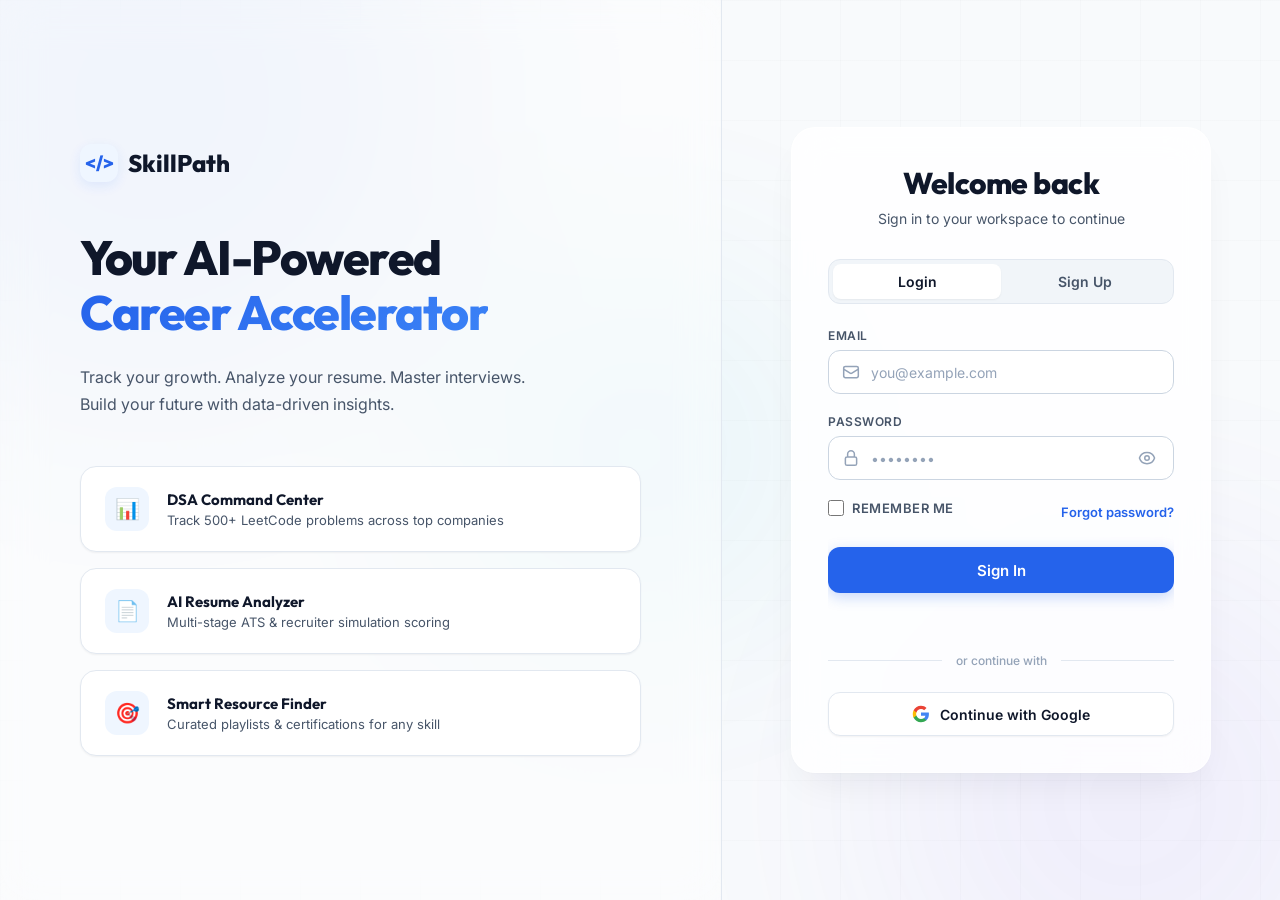
<file: static/login.html>
<!DOCTYPE html>
<html lang="en">
<head>
  <!-- Google tag (gtag.js) -->
  <script async src="https://www.googletagmanager.com/gtag/js?id=G-01N4B95WZ5"></script>
  <script>
    window.dataLayer = window.dataLayer || [];
    function gtag(){dataLayer.push(arguments);}
    gtag('js', new Date());

    gtag('config', 'G-01N4B95WZ5');
  </script>
  <meta charset="UTF-8" />
  <meta name="viewport" content="width=device-width, initial-scale=1.0" />
  <title>Login — SkillPath</title>
  <link rel="preconnect" href="https://fonts.googleapis.com" />
  <link href="https://fonts.googleapis.com/css2?family=Inter:wght@300;400;500;600;700;800&family=Outfit:wght@400;500;600;700;800&display=swap" rel="stylesheet" />
  <style>
    *, *::before, *::after { box-sizing: border-box; margin: 0; padding: 0; }

    :root {
      --bg-main:      #f8fafc;
      --bg-sidebar:   #ffffff;
      --bg-card:      #ffffff;
      --text-main:    #0f172a;
      --text-sub:     #475569;
      --text-muted:   #94a3b8;
      --primary:      #2563eb;
      --primary-hover:#1d4ed8;
      --primary-light:#eff6ff;
      --border:       #e2e8f0;
      --border-focus: #3b82f6;
      --success:      #10b981;
      --danger:       #ef4444;
      
      --radius-md:    12px;
      --radius-lg:    16px;
      --radius-xl:    24px;
      
      --shadow-sm:    0 1px 2px 0 rgba(0, 0, 0, 0.05);
      --shadow-md:    0 4px 6px -1px rgba(0, 0, 0, 0.05), 0 2px 4px -2px rgba(0, 0, 0, 0.05);
      --shadow-card:  0 10px 25px -5px rgba(15, 23, 42, 0.08), 0 8px 16px -6px rgba(15, 23, 42, 0.04);
      --shadow-button: 0 4px 14px 0 rgba(37, 99, 235, 0.25);
      
      --smooth:       cubic-bezier(0.16, 1, 0.3, 1);
    }

    html, body { height: 100%; font-family: 'Inter', sans-serif; background: var(--bg-main); color: var(--text-main); overflow: hidden; }

    /* ── Background ── */
    .bg-canvas {
      position: fixed; inset: 0; overflow: hidden; z-index: 0;
    }
    .blob {
      position: absolute; border-radius: 50%; filter: blur(120px); opacity: 0.07;
      animation: drift 15s ease-in-out infinite alternate;
    }
    .blob-1 { width: 600px; height: 600px; background: var(--primary); top: -200px; left: -150px; animation-delay: 0s; }
    .blob-2 { width: 500px; height: 500px; background: #8b5cf6; bottom: -150px; right: -100px; animation-delay: -5s; }
    .blob-3 { width: 350px; height: 350px; background: #06b6d4; top: 50%; left: 50%; transform: translate(-50%,-50%); animation-delay: -10s; }

    @keyframes drift {
      0%   { transform: translate(0, 0) scale(1); }
      100% { transform: translate(60px, 40px) scale(1.1); }
    }

    .grid-overlay {
      position: fixed; inset: 0; z-index: 0; pointer-events: none;
      background-image:
        linear-gradient(rgba(15, 23, 42, 0.015) 1px, transparent 1px),
        linear-gradient(90deg, rgba(15, 23, 42, 0.015) 1px, transparent 1px);
      background-size: 60px 60px;
    }

    /* ── Layout ── */
    .page {
      position: relative; z-index: 1;
      display: flex; height: 100vh;
    }

    /* ── Left Panel ── */
    .brand-panel {
      display: none;
      flex: 1.1; flex-direction: column; justify-content: center; padding: 80px;
      border-right: 1px solid var(--border);
      background: rgba(255, 255, 255, 0.4);
      backdrop-filter: blur(20px);
      animation: slideInLeft 0.8s cubic-bezier(.22,1,.36,1) both;
    }
    @media (min-width: 1024px) { .brand-panel { display: flex; } }

    @keyframes slideInLeft {
      from { opacity: 0; transform: translateX(-40px); }
      to   { opacity: 1; transform: translateX(0); }
    }

    .brand-logo {
      display: flex; align-items: center; gap: 10px; margin-bottom: 48px;
    }
    .logo-icon {
      font-family: 'Outfit', sans-serif;
      font-size: 1.2rem;
      font-weight: 800;
      color: var(--primary);
      background: var(--primary-light);
      width: 38px;
      height: 38px;
      display: flex;
      align-items: center;
      justify-content: center;
      border-radius: var(--radius-md);
      box-shadow: 0 4px 12px rgba(37,99,235,0.1);
    }
    .logo-name { font-family: 'Outfit', sans-serif; font-size: 24px; font-weight: 800; color: var(--text-main); }

    .brand-headline {
      font-family: 'Outfit', sans-serif;
      font-size: clamp(36px, 3.8vw, 48px);
      font-weight: 800; line-height: 1.15;
      letter-spacing: -1.5px; margin-bottom: 24px;
      color: var(--text-main);
    }
    .brand-headline span {
      background: linear-gradient(135deg, var(--primary), #3b82f6);
      -webkit-background-clip: text; -webkit-text-fill-color: transparent;
      background-clip: text;
    }
    .brand-sub { font-size: 16px; color: var(--text-sub); line-height: 1.7; max-width: 460px; margin-bottom: 48px; }

    /* Feature cards */
    .feature-cards { display: flex; flex-direction: column; gap: 16px; }
    .feature-card {
      display: flex; align-items: center; gap: 18px;
      background: var(--bg-card); border: 1px solid var(--border);
      border-radius: var(--radius-lg); padding: 20px 24px;
      box-shadow: var(--shadow-sm);
      transform: translateX(-20px); opacity: 0;
      transition: transform 0.25s var(--smooth), box-shadow 0.25s var(--smooth);
      animation: slideCard 0.6s cubic-bezier(.22,1,.36,1) forwards;
    }
    .feature-card:hover {
      transform: translateY(-2px);
      box-shadow: var(--shadow-card);
    }
    .feature-card:nth-child(1) { animation-delay: 0.3s; }
    .feature-card:nth-child(2) { animation-delay: 0.45s; }
    .feature-card:nth-child(3) { animation-delay: 0.6s; }

    @keyframes slideCard {
      to { transform: translateX(0); opacity: 1; }
    }
    .feature-icon {
      font-size: 20px; flex-shrink: 0;
      width: 44px; height: 44px; border-radius: var(--radius-md);
      background: var(--primary-light); color: var(--primary);
      display: flex; align-items: center; justify-content: center;
    }
    .feature-text h4 { font-family: 'Outfit', sans-serif; font-size: 15px; font-weight: 700; color: var(--text-main); margin-bottom: 3px; }
    .feature-text p  { font-size: 13px; color: var(--text-sub); }

    /* ── Auth Panel ── */
    .auth-panel {
      display: flex; flex-direction: column; justify-content: center;
      align-items: center; flex: 1; padding: 40px 24px;
      animation: fadeUp 0.7s cubic-bezier(.22,1,.36,1) 0.1s both;
    }
    @keyframes fadeUp {
      from { opacity: 0; transform: translateY(20px); }
      to   { opacity: 1; transform: translateY(0); }
    }

    .auth-box {
      width: 100%;
      max-width: 420px;
      background: rgba(255, 255, 255, 0.82);
      backdrop-filter: blur(20px);
      -webkit-backdrop-filter: blur(20px);
      border: 1px solid rgba(255, 255, 255, 0.6);
      border-radius: var(--radius-xl);
      padding: 36px;
      box-shadow: 0 20px 40px -15px rgba(15, 23, 42, 0.08), 0 1px 3px rgba(15, 23, 42, 0.02);
      transition: transform 0.3s var(--smooth), box-shadow 0.3s var(--smooth), border-color 0.3s var(--smooth);
      animation: cardEntrance 0.8s cubic-bezier(0.16, 1, 0.3, 1) both;
    }
    .auth-box:hover {
      border-color: rgba(37, 99, 235, 0.15);
      box-shadow: 0 30px 60px -15px rgba(15, 23, 42, 0.12), 0 1px 3px rgba(15, 23, 42, 0.02);
    }
    @keyframes cardEntrance {
      from { opacity: 0; transform: translateY(20px) scale(0.98); }
      to   { opacity: 1; transform: translateY(0) scale(1); }
    }

    .mobile-logo {
      display: flex; align-items: center; justify-content: center; gap: 8px; margin-bottom: 32px;
    }
    @media (min-width: 1024px) { .mobile-logo { display: none; } }

    .auth-title    { font-family: 'Outfit', sans-serif; font-size: 30px; font-weight: 800; letter-spacing: -0.5px; margin-bottom: 8px; text-align: center; color: var(--text-main); }
    .auth-subtitle { font-size: 14px; color: var(--text-sub); text-align: center; margin-bottom: 32px; }

    /* Tabs */
    .tabs {
      display: flex;
      position: relative;
      background: #f1f5f9; border-radius: var(--radius-md);
      padding: 4px; margin-bottom: 24px;
      border: 1px solid var(--border);
    }
    .tabs-slider-pill {
      position: absolute;
      top: 4px; bottom: 4px; left: 4px;
      width: calc(50% - 4px);
      background: var(--bg-card);
      border-radius: 8px;
      box-shadow: var(--shadow-sm);
      transition: transform 0.5s cubic-bezier(0.34, 1.56, 0.64, 1);
      z-index: 1;
    }
    .tab-btn {
      position: relative; z-index: 2;
      flex: 1; padding: 9px 0; border: none; background: transparent;
      font-family: 'Inter', sans-serif; font-size: 14px; font-weight: 600;
      color: var(--text-sub); border-radius: 8px; cursor: pointer;
      transition: color 0.3s ease;
    }
    .tab-btn.active {
      color: var(--text-main);
    }

    /* Form Slider */
    .form-slider-wrapper {
      width: 100%;
      overflow: hidden;
      position: relative;
      transition: height 0.4s var(--smooth);
    }
    .form-slider-inner {
      display: flex;
      width: 200%;
      transition: transform 0.4s var(--smooth);
    }
    .form-slide {
      width: 50%;
      flex-shrink: 0;
      transition: transform 0.4s var(--smooth);
    }
    
    /* Form Slide Staggered Entrance Animations */
    .form-slide .form-group, 
    .form-slide .row-between, 
    .form-slide .btn-primary {
      opacity: 0;
      transform: translateY(16px) scale(0.98);
      transition: opacity 0.45s cubic-bezier(0.16, 1, 0.3, 1), transform 0.45s cubic-bezier(0.16, 1, 0.3, 1);
      will-change: opacity, transform;
    }
    
    .form-slide.active-slide .form-group, 
    .form-slide.active-slide .row-between, 
    .form-slide.active-slide .btn-primary {
      opacity: 1;
      transform: translateY(0) scale(1);
    }
    
    /* Login slide delays */
    #slide-login.active-slide .form-group:nth-child(1) { transition-delay: 0.04s; }
    #slide-login.active-slide .form-group:nth-child(2) { transition-delay: 0.08s; }
    #slide-login.active-slide .row-between { transition-delay: 0.12s; }
    #slide-login.active-slide .btn-primary { transition-delay: 0.16s; }
    
    /* Signup slide delays */
    #slide-signup.active-slide .form-group:nth-child(1) { transition-delay: 0.04s; }
    #slide-signup.active-slide .form-group:nth-child(2) { transition-delay: 0.08s; }
    #slide-signup.active-slide .form-group:nth-child(3) { transition-delay: 0.12s; }
    #slide-signup.active-slide .btn-primary { transition-delay: 0.16s; }
    
    /* Reset state instantly when inactive to avoid laggy animation */
    .form-slide.inactive .form-group, 
    .form-slide.inactive .row-between, 
    .form-slide.inactive .btn-primary {
      opacity: 0;
      transform: translateY(16px) scale(0.98);
      transition: none !important;
    }
    /* Form */
    .form-group { margin-bottom: 20px; position: relative; }
    label { display: block; font-size: 12px; font-weight: 600; color: var(--text-sub); margin-bottom: 7px; text-transform: uppercase; letter-spacing: 0.5px; }
    .input-wrap { position: relative; }
    .input-icon-svg {
      position: absolute; left: 14px; top: 50%; transform: translateY(-50%);
      color: var(--text-muted); pointer-events: none;
      transition: color 0.2s var(--smooth);
    }
    input {
      width: 100%; height: 44px; padding: 0 44px 0 42px;
      background: var(--bg-card); border: 1px solid #cbd5e1;
      border-radius: var(--radius-md); color: var(--text-main);
      font-family: 'Inter', sans-serif; font-size: 14px;
      outline: none; transition: all 0.2s var(--smooth);
    }
    input::placeholder { color: var(--text-muted); }
    input:focus {
      border-color: var(--primary);
      box-shadow: 0 0 0 4px rgba(37,99,235,0.08);
    }
    input:focus ~ .input-icon-svg {
      color: var(--primary);
    }

    .pw-toggle {
      position: absolute; right: 14px; top: 50%; transform: translateY(-50%);
      background: none; border: none; cursor: pointer; color: var(--text-muted);
      display: flex; align-items: center; justify-content: center;
      transition: color 0.2s var(--smooth); padding: 4px;
    }
    .pw-toggle:hover { color: var(--text-main); }

    .row-between { display: flex; justify-content: space-between; align-items: center; margin-bottom: 24px; }
    .remember-label {
      display: flex; align-items: center; gap: 8px;
      font-size: 13px; color: var(--text-sub); cursor: pointer;
    }
    input[type="checkbox"] {
      width: 16px; height: 16px; accent-color: var(--primary); cursor: pointer;
    }
    .forgot-link { font-size: 13px; color: var(--primary); font-weight: 600; text-decoration: none; transition: color 0.2s var(--smooth); }
    .forgot-link:hover { color: var(--primary-hover); }

    /* Primary Button */
    .btn-primary {
      width: 100%; height: 46px; border: none; border-radius: var(--radius-md); cursor: pointer;
      font-family: 'Inter', sans-serif; font-size: 15px; font-weight: 600;
      background: var(--primary);
      color: #fff; position: relative; overflow: hidden;
      transition: background-color 0.2s var(--smooth), transform 0.15s, box-shadow 0.2s var(--smooth);
      box-shadow: var(--shadow-button);
    }
    .btn-primary:hover {
      background-color: var(--primary-hover);
      box-shadow: 0 6px 18px 0 rgba(37, 99, 235, 0.35);
    }
    .btn-primary:active { transform: scale(0.98); }

    .btn-inner { display: flex; align-items: center; justify-content: center; gap: 8px; }

    /* Spinner */
    .spinner {
      width: 18px; height: 18px; border: 2px solid rgba(255,255,255,0.3);
      border-top-color: #fff; border-radius: 50%; display: none;
      animation: spin 0.6s linear infinite;
    }
    @keyframes spin { to { transform: rotate(360deg); } }

    /* Divider */
    .divider {
      display: flex; align-items: center; gap: 14px; margin: 24px 0;
      color: var(--text-muted); font-size: 12px; font-weight: 500;
    }
    .divider::before, .divider::after {
      content: ''; flex: 1; height: 1px; background: var(--border);
    }

    /* Google button */
    .btn-google {
      width: 100%; height: 44px; border: 1px solid var(--border);
      border-radius: var(--radius-md); background: var(--bg-card);
      color: var(--text-main); font-family: 'Inter', sans-serif; font-size: 14px; font-weight: 600;
      cursor: pointer; display: flex; align-items: center; justify-content: center; gap: 10px;
      transition: all 0.2s var(--smooth);
      box-shadow: var(--shadow-sm);
    }
    .btn-google:hover { background: #f8fafc; border-color: #cbd5e1; }
    .btn-google svg { width: 18px; height: 18px; }

    /* Error message */
    .error-msg {
      background: var(--danger-light); border: 1px solid rgba(239,68,68,0.2);
      color: var(--danger); font-size: 13px; font-weight: 500; padding: 12px 14px; border-radius: var(--radius-md);
      margin-bottom: 20px; display: none; animation: fadeIn 0.3s var(--smooth);
    }
    @keyframes fadeIn { from { opacity: 0; transform: translateY(-6px); } to { opacity: 1; transform: translateY(0); } }

    /* Success toast */
    .toast {
      position: fixed; bottom: 32px; left: 50%; transform: translateX(-50%) translateY(20px);
      background: var(--bg-card); border: 1px solid rgba(16,185,129,0.3);
      color: var(--success); font-size: 14px; font-weight: 600; padding: 14px 28px; border-radius: var(--radius-lg);
      box-shadow: var(--shadow-card); opacity: 0;
      transition: all 0.4s cubic-bezier(.22,1,.36,1);
      pointer-events: none; z-index: 999; white-space: nowrap;
      display: flex; align-items: center; gap: 8px;
    }
    .toast.show {
      opacity: 1; transform: translateX(-50%) translateY(0);
    }
  </style>
</head>
<body>

<div class="bg-canvas">
  <div class="blob blob-1"></div>
  <div class="blob blob-2"></div>
  <div class="blob blob-3"></div>
</div>
<div class="grid-overlay"></div>

<div class="page">

  <!-- ── Left Brand Panel ── -->
  <div class="brand-panel">
    <div class="brand-logo">
      <div class="logo-icon">&lt;/&gt;</div>
      <span class="logo-name">SkillPath</span>
    </div>
    <h1 class="brand-headline">Your AI-Powered<br /><span>Career Accelerator</span></h1>
    <p class="brand-sub">
      Track your growth. Analyze your resume. Master interviews.
      Build your future with data-driven insights.
    </p>
    <div class="feature-cards">
      <div class="feature-card">
        <div class="feature-icon">📊</div>
        <div class="feature-text">
          <h4>DSA Command Center</h4>
          <p>Track 500+ LeetCode problems across top companies</p>
        </div>
      </div>
      <div class="feature-card">
        <div class="feature-icon">📄</div>
        <div class="feature-text">
          <h4>AI Resume Analyzer</h4>
          <p>Multi-stage ATS & recruiter simulation scoring</p>
        </div>
      </div>
      <div class="feature-card">
        <div class="feature-icon">🎯</div>
        <div class="feature-text">
          <h4>Smart Resource Finder</h4>
          <p>Curated playlists & certifications for any skill</p>
        </div>
      </div>
    </div>
  </div>

  <!-- ── Auth Panel ── -->
  <div class="auth-panel">
    <div class="auth-box">
      <!-- Mobile Logo -->
      <div class="mobile-logo">
        <div class="logo-icon">&lt;/&gt;</div>
        <span class="logo-name">SkillPath</span>
      </div>

      <h2 class="auth-title">Welcome back</h2>
      <p class="auth-subtitle">Sign in to your workspace to continue</p>

      <!-- Tabs -->
      <div class="tabs">
        <div class="tabs-slider-pill" id="tabs-slider-pill"></div>
        <button class="tab-btn active" id="tab-login" onclick="switchTab('login')">Login</button>
        <button class="tab-btn" id="tab-signup" onclick="switchTab('signup')">Sign Up</button>
      </div>

      <!-- Error -->
      <div class="error-msg" id="error-msg"></div>

      <!-- Form Slider Wrapper -->
      <div class="form-slider-wrapper" id="form-slider-wrapper">
        <div class="form-slider-inner" id="form-slider-inner">
          
          <!-- ── Login Slide ── -->
          <div class="form-slide" id="slide-login">
            <form id="login-form" onsubmit="handleLogin(event)">
              <div class="form-group">
                <label for="login-email">Email</label>
                <div class="input-wrap">
                  <svg class="input-icon-svg" fill="none" stroke="currentColor" stroke-width="2" viewBox="0 0 24 24" width="18" height="18">
                    <path stroke-linecap="round" stroke-linejoin="round" d="M21.75 6.75v10.5a2.25 2.25 0 0 1-2.25 2.25h-15a2.25 2.25 0 0 1-2.25-2.25V6.75m19.5 0A2.25 2.25 0 0 0 19.5 4.5h-15a2.25 2.25 0 0 0-2.25 2.25m19.5 0v.243a2.25 2.25 0 0 1-1.07 1.916l-7.5 4.615a2.25 2.25 0 0 1-2.36 0L3.32 8.91a2.25 2.25 0 0 1-1.07-1.916V6.75" />
                  </svg>
                  <input id="login-email" type="email" placeholder="you@example.com" required />
                </div>
              </div>
              <div class="form-group">
                <label for="login-pw">Password</label>
                <div class="input-wrap">
                  <svg class="input-icon-svg" fill="none" stroke="currentColor" stroke-width="2" viewBox="0 0 24 24" width="18" height="18">
                    <path stroke-linecap="round" stroke-linejoin="round" d="M16.5 10.5V6.75a4.5 4.5 0 1 0-9 0v3.75m-.75 11.25h10.5a2.25 2.25 0 0 0 2.25-2.25v-6.75a2.25 2.25 0 0 0-2.25-2.25H6.75a2.25 2.25 0 0 0-2.25 2.25v6.75a2.25 2.25 0 0 0 2.25 2.25Z" />
                  </svg>
                  <input id="login-pw" type="password" placeholder="••••••••" required />
                  <button type="button" class="pw-toggle" onclick="togglePw('login-pw', this)">
                    <!-- Eye Open SVG -->
                    <svg class="eye-open" fill="none" stroke="currentColor" stroke-width="2" viewBox="0 0 24 24" width="18" height="18">
                      <path stroke-linecap="round" stroke-linejoin="round" d="M15 12a3 3 0 1 1-6 0 3 3 0 0 1 6 0Z" />
                      <path stroke-linecap="round" stroke-linejoin="round" d="M2.036 12.322a1.012 1.012 0 0 1 0-.639C3.423 7.51 7.36 4.5 12 4.5c4.638 0 8.573 3.007 9.963 7.178.07.207.07.43 0 .639C20.577 16.49 16.64 19.5 12 19.5c-4.638 0-8.573-3.007-9.963-7.178Z" />
                    </svg>
                    <!-- Eye Closed SVG -->
                    <svg class="eye-closed" fill="none" stroke="currentColor" stroke-width="2" viewBox="0 0 24 24" width="18" height="18" style="display: none;">
                      <path stroke-linecap="round" stroke-linejoin="round" d="M3.98 8.223A10.477 10.477 0 0 0 1.934 12C3.226 16.338 7.244 19.5 12 19.5c.993 0 1.953-.138 2.863-.395M6.228 6.228A10.451 10.451 0 0 1 12 4.5c4.756 0 8.773 3.162 10.065 7.498a10.522 10.522 0 0 1-4.293 5.774M6.228 6.228 3 3m3.228 3.228 3.65 3.65m7.894 7.894L21 21m-3.228-3.228-3.65-3.65m0 0a3 3 0 1 0-4.243-4.243m4.242 4.242L9.88 9.88" />
                    </svg>
                  </button>
                </div>
              </div>
              <div class="row-between">
                <label class="remember-label">
                  <input type="checkbox" id="remember" /> Remember me
                </label>
                <a href="#" class="forgot-link">Forgot password?</a>
              </div>
              <button type="submit" class="btn-primary" id="login-btn">
                <div class="btn-inner">
                  <div class="spinner" id="login-spinner"></div>
                  <span id="login-text">Sign In</span>
                </div>
              </button>
            </form>
          </div>

          <!-- ── Signup Slide ── -->
          <div class="form-slide inactive" id="slide-signup">
            <form id="signup-form" onsubmit="handleSignup(event)">
              <div class="form-group">
                <label for="signup-name">Full Name</label>
                <div class="input-wrap">
                  <svg class="input-icon-svg" fill="none" stroke="currentColor" stroke-width="2" viewBox="0 0 24 24" width="18" height="18">
                    <path stroke-linecap="round" stroke-linejoin="round" d="M15.75 6a3.75 3.75 0 1 1-7.5 0 3.75 3.75 0 0 1 7.5 0ZM4.501 20.118a7.5 7.5 0 0 1 14.998 0A17.933 17.933 0 0 1 12 21.75c-2.676 0-5.216-.584-7.499-1.632Z" />
                  </svg>
                  <input id="signup-name" type="text" placeholder="John Doe" required />
                </div>
              </div>
              <div class="form-group">
                <label for="signup-email">Email</label>
                <div class="input-wrap">
                  <svg class="input-icon-svg" fill="none" stroke="currentColor" stroke-width="2" viewBox="0 0 24 24" width="18" height="18">
                    <path stroke-linecap="round" stroke-linejoin="round" d="M21.75 6.75v10.5a2.25 2.25 0 0 1-2.25 2.25h-15a2.25 2.25 0 0 1-2.25-2.25V6.75m19.5 0A2.25 2.25 0 0 0 19.5 4.5h-15a2.25 2.25 0 0 0-2.25 2.25m19.5 0v.243a2.25 2.25 0 0 1-1.07 1.916l-7.5 4.615a2.25 2.25 0 0 1-2.36 0L3.32 8.91a2.25 2.25 0 0 1-1.07-1.916V6.75" />
                  </svg>
                  <input id="signup-email" type="email" placeholder="you@example.com" required />
                </div>
              </div>
              <div class="form-group">
                <label for="signup-pw">Password</label>
                <div class="input-wrap">
                  <svg class="input-icon-svg" fill="none" stroke="currentColor" stroke-width="2" viewBox="0 0 24 24" width="18" height="18">
                    <path stroke-linecap="round" stroke-linejoin="round" d="M16.5 10.5V6.75a4.5 4.5 0 1 0-9 0v3.75m-.75 11.25h10.5a2.25 2.25 0 0 0 2.25-2.25v-6.75a2.25 2.25 0 0 0-2.25-2.25H6.75a2.25 2.25 0 0 0-2.25 2.25v6.75a2.25 2.25 0 0 0 2.25 2.25Z" />
                  </svg>
                  <input id="signup-pw" type="password" placeholder="••••••••" minlength="6" required />
                  <button type="button" class="pw-toggle" onclick="togglePw('signup-pw', this)">
                    <!-- Eye Open SVG -->
                    <svg class="eye-open" fill="none" stroke="currentColor" stroke-width="2" viewBox="0 0 24 24" width="18" height="18">
                      <path stroke-linecap="round" stroke-linejoin="round" d="M15 12a3 3 0 1 1-6 0 3 3 0 0 1 6 0Z" />
                      <path stroke-linecap="round" stroke-linejoin="round" d="M2.036 12.322a1.012 1.012 0 0 1 0-.639C3.423 7.51 7.36 4.5 12 4.5c4.638 0 8.573 3.007 9.963 7.178.07.207.07.43 0 .639C20.577 16.49 16.64 19.5 12 19.5c-4.638 0-8.573-3.007-9.963-7.178Z" />
                    </svg>
                    <!-- Eye Closed SVG -->
                    <svg class="eye-closed" fill="none" stroke="currentColor" stroke-width="2" viewBox="0 0 24 24" width="18" height="18" style="display: none;">
                      <path stroke-linecap="round" stroke-linejoin="round" d="M3.98 8.223A10.477 10.477 0 0 0 1.934 12C3.226 16.338 7.244 19.5 12 19.5c.993 0 1.953-.138 2.863-.395M6.228 6.228A10.451 10.451 0 0 1 12 4.5c4.756 0 8.773 3.162 10.065 7.498a10.522 10.522 0 0 1-4.293 5.774M6.228 6.228 3 3m3.228 3.228 3.65 3.65m7.894 7.894L21 21m-3.228-3.228-3.65-3.65m0 0a3 3 0 1 0-4.243-4.243m4.242 4.242L9.88 9.88" />
                    </svg>
                  </button>
                </div>
              </div>
              <button type="submit" class="btn-primary" id="signup-btn">
                <div class="btn-inner">
                  <div class="spinner" id="signup-spinner"></div>
                  <span id="signup-text">Create Account</span>
                </div>
              </button>
            </form>
          </div>

        </div>
      </div>

      <!-- Divider + Google -->
      <div class="divider">or continue with</div>
      <button class="btn-google" onclick="showToast('Google OAuth coming soon!')">
        <svg viewBox="0 0 24 24">
          <path d="M22.56 12.25c0-.78-.07-1.53-.2-2.25H12v4.26h5.92c-.26 1.37-1.04 2.53-2.21 3.31v2.77h3.57c2.08-1.92 3.28-4.74 3.28-8.09z" fill="#4285F4"/>
          <path d="M12 23c2.97 0 5.46-.98 7.28-2.66l-3.57-2.77c-.98.66-2.23 1.06-3.71 1.06-2.86 0-5.29-1.93-6.16-4.53H2.18v2.84C3.99 20.53 7.7 23 12 23z" fill="#34A853"/>
          <path d="M5.84 14.09c-.22-.66-.35-1.36-.35-2.09s.13-1.43.35-2.09V7.07H2.18C1.43 8.55 1 10.22 1 12s.43 3.45 1.18 4.93l2.85-2.22.81-.62z" fill="#FBBC05"/>
          <path d="M12 5.38c1.62 0 3.06.56 4.21 1.64l3.15-3.15C17.45 2.09 14.97 1 12 1 7.7 1 3.99 3.47 2.18 7.07l3.66 2.84c.87-2.6 3.3-4.53 6.16-4.53z" fill="#EA4335"/>
        </svg>
        Continue with Google
      </button>
    </div>
  </div>
</div>

<!-- Toast -->
<div class="toast" id="toast"></div>

<script>
  // Helper to adjust the wrapper height to match the active slide
  function adjustWrapperHeight(tab) {
    const wrapper = document.getElementById('form-slider-wrapper');
    const activeSlide = document.getElementById('slide-' + tab);
    if (wrapper && activeSlide) {
      wrapper.style.height = activeSlide.scrollHeight + 'px';
    }
  }

  // ── Tab Switcher ──
  function switchTab(tab) {
    const pill = document.getElementById('tabs-slider-pill');
    const sliderInner = document.getElementById('form-slider-inner');
    const slideLogin = document.getElementById('slide-login');
    const slideSignup = document.getElementById('slide-signup');

    document.querySelectorAll('.tab-btn').forEach(b => b.classList.remove('active'));
    document.getElementById('tab-' + tab).classList.add('active');
    hideError();

    if (tab === 'login') {
      if (pill) pill.style.transform = 'translateX(0)';
      if (sliderInner) sliderInner.style.transform = 'translateX(0)';
      slideLogin.classList.remove('inactive');
      slideLogin.classList.add('active-slide');
      slideSignup.classList.add('inactive');
      slideSignup.classList.remove('active-slide');
    } else {
      if (pill) pill.style.transform = 'translateX(100%)';
      if (sliderInner) sliderInner.style.transform = 'translateX(-50%)';
      slideLogin.classList.add('inactive');
      slideLogin.classList.remove('active-slide');
      slideSignup.classList.remove('inactive');
      slideSignup.classList.add('active-slide');
    }
    
    // Adjust container height dynamically
    adjustWrapperHeight(tab);

    // Update subtitle text based on active tab
    const subtitle = document.querySelector('.auth-subtitle');
    if (subtitle) {
      if (tab === 'login') {
        subtitle.textContent = 'Sign in to your workspace to continue';
      } else {
        subtitle.textContent = 'Create a new account to get started';
      }
    }
  }

  // Initialize height on load & handle resize dynamically
  window.addEventListener('DOMContentLoaded', () => {
    switchTab('login');
  });
  window.addEventListener('resize', () => {
    const activeTabButton = document.querySelector('.tab-btn.active');
    if (activeTabButton) {
      const activeTab = activeTabButton.id.replace('tab-', '');
      adjustWrapperHeight(activeTab);
    }
  });

  // ── Password Toggle ──
  function togglePw(inputId, btn) {
    const inp = document.getElementById(inputId);
    const eyeOpen = btn.querySelector('.eye-open');
    const eyeClosed = btn.querySelector('.eye-closed');
    if (inp.type === 'password') {
      inp.type = 'text';
      if (eyeOpen) eyeOpen.style.display = 'none';
      if (eyeClosed) eyeClosed.style.display = 'block';
    } else {
      inp.type = 'password';
      if (eyeOpen) eyeOpen.style.display = 'block';
      if (eyeClosed) eyeClosed.style.display = 'none';
    }
  }

  // ── Error helpers ──
  function showError(msg) {
    const el = document.getElementById('error-msg');
    el.textContent = msg; 
    el.style.display = 'block';
    
    // Readjust wrapper height to accommodate error message
    const activeTab = document.querySelector('.tab-btn.active').id.replace('tab-', '');
    adjustWrapperHeight(activeTab);
  }
  function hideError() {
    const el = document.getElementById('error-msg');
    el.style.display = 'none';
    
    // Readjust wrapper height
    const activeTabButton = document.querySelector('.tab-btn.active');
    if (activeTabButton) {
      const activeTab = activeTabButton.id.replace('tab-', '');
      adjustWrapperHeight(activeTab);
    }
  }

  // ── Toast ──
  function showToast(msg) {
    const t = document.getElementById('toast');
    t.innerHTML = `<span>${msg}</span>`;
    t.classList.add('show');
    setTimeout(() => t.classList.remove('show'), 3000);
  }

  // ── Set button loading state ──
  function setLoading(btnId, spinnerId, textId, loading, label) {
    document.getElementById(btnId).disabled = loading;
    document.getElementById(spinnerId).style.display = loading ? 'block' : 'none';
    document.getElementById(textId).textContent = loading ? '' : label;
  }

  // ── Login Handler ──
  async function handleLogin(e) {
    e.preventDefault();
    hideError();
    const email    = document.getElementById('login-email').value.trim();
    const password = document.getElementById('login-pw').value;
    setLoading('login-btn', 'login-spinner', 'login-text', true, 'Sign In');

    try {
      const res = await fetch('/login', {
        method: 'POST',
        headers: { 'Content-Type': 'application/json' },
        body: JSON.stringify({ email, password })
      });
      const data = await res.json();
      if (res.ok && data.success) {
        showToast('🔒 Login successful! Redirecting...');
        setTimeout(() => window.location.href = '/', 1200);
      } else {
        showError(data.error || 'Invalid email or password.');
        setLoading('login-btn', 'login-spinner', 'login-text', false, 'Sign In');
      }
    } catch {
      showError('Network error. Please try again.');
      setLoading('login-btn', 'login-spinner', 'login-text', false, 'Sign In');
    }
  }

  // ── Signup Handler ──
  async function handleSignup(e) {
    e.preventDefault();
    hideError();
    const name     = document.getElementById('signup-name').value.trim();
    const email    = document.getElementById('signup-email').value.trim();
    const password = document.getElementById('signup-pw').value;
    setLoading('signup-btn', 'signup-spinner', 'signup-text', true, 'Create Account');

    try {
      const res = await fetch('/signup', {
        method: 'POST',
        headers: { 'Content-Type': 'application/json' },
        body: JSON.stringify({ name, email, password })
      });
      const data = await res.json();
      if (res.ok && data.success) {
        showToast('✨ Account created! Redirecting...');
        setTimeout(() => window.location.href = '/', 1200);
      } else {
        showError(data.error || 'Could not create account.');
        setLoading('signup-btn', 'signup-spinner', 'signup-text', false, 'Create Account');
      }
    } catch {
      showError('Network error. Please try again.');
      setLoading('signup-btn', 'signup-spinner', 'signup-text', false, 'Create Account');
    }
  }
</script>
</body>
</html>
</file>
